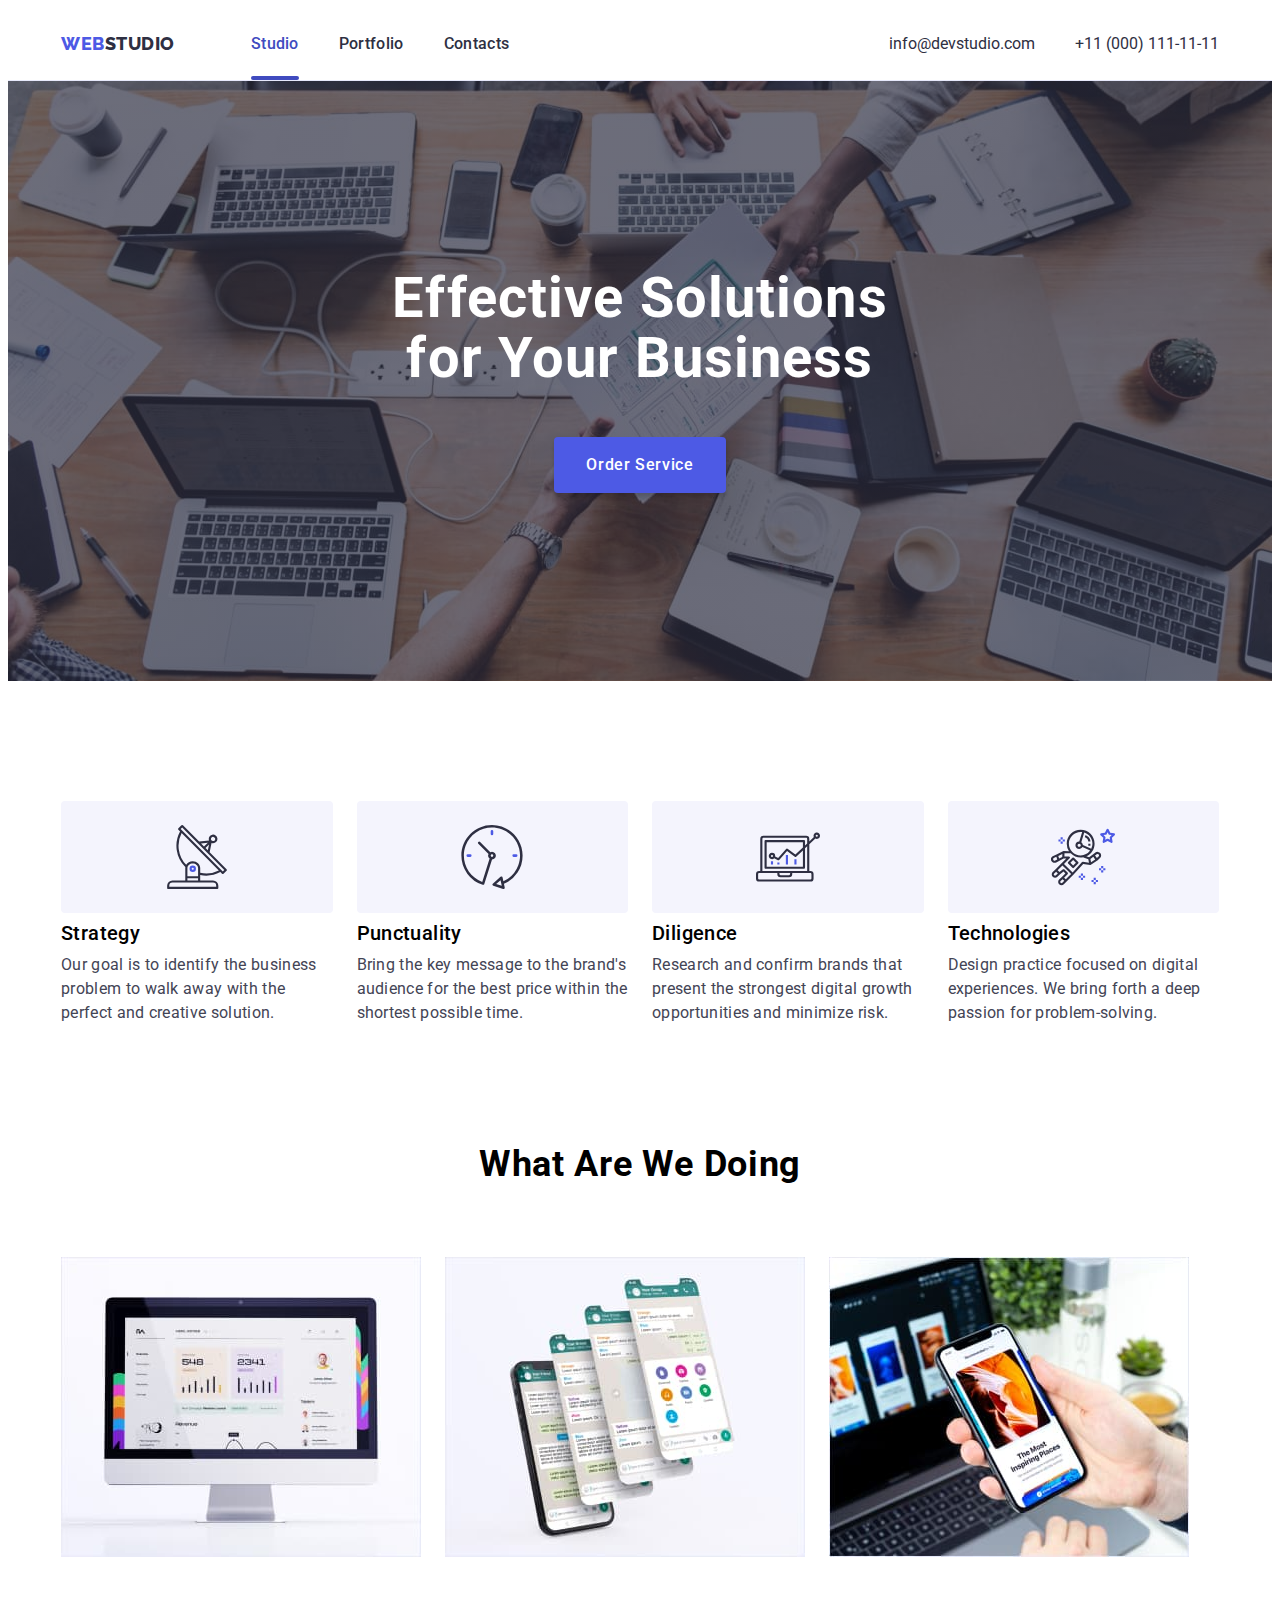
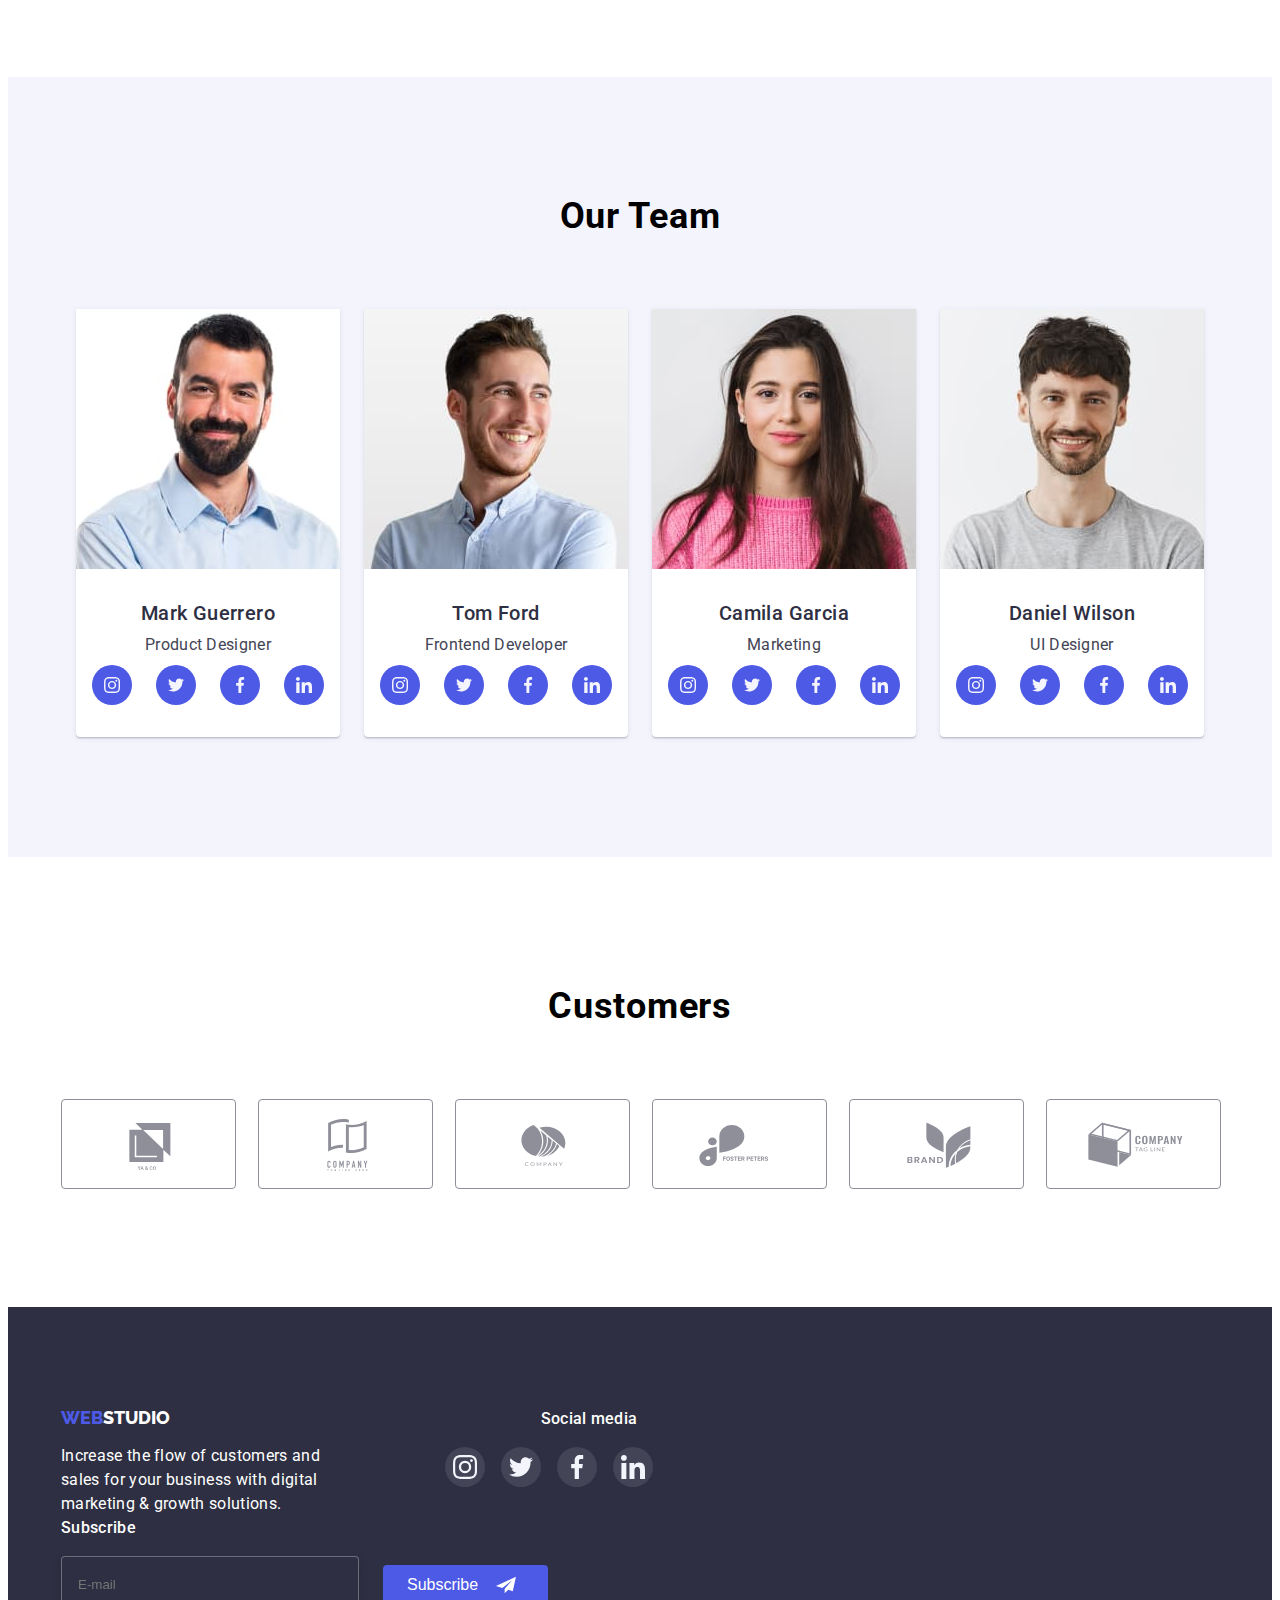
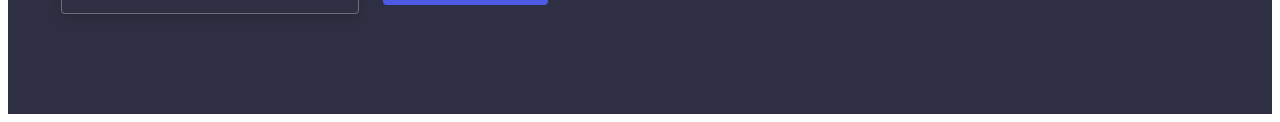
<file: index.html>
<!DOCTYPE html>
<html lang="en">

<head>
    <meta charset="UTF-8">
    <meta http-equiv="X-UA-Compatible" content="IE=edge">
    <meta name="viewport" content="width=device-width, initial-scale=1.0">
    <title>WebStudio</title>
    <link rel="preconnect" href="https://fonts.googleapis.com">
    <link rel="preconnect" href="https://fonts.gstatic.com" crossorigin>
    <link
        href="https://fonts.googleapis.com/css2?family=Raleway:wght@800&family=Roboto:wght@400;500;700;900&display=swap"
        rel="stylesheet">
    <link rel="stylesheet" href="https://cdnjs.cloudflare.com/ajax/libs/modern-normalize/1.1.0/modern-normalize.min.css"
        integrity="sha512-wpPYUAdjBVSE4KJnH1VR1HeZfpl1ub8YT/NKx4PuQ5NmX2tKuGu6U/JRp5y+Y8XG2tV+wKQpNHVUX03MfMFn9Q=="
        crossorigin="anonymous" referrerpolicy="no-referrer" />
    <link rel="stylesheet" href="https://cdnjs.cloudflare.com/ajax/libs/modern-normalize/1.1.0/modern-normalize.min.css" integrity="sha512-wpPYUAdjBVSE4KJnH1VR1HeZfpl1ub8YT/NKx4PuQ5NmX2tKuGu6U/JRp5y+Y8XG2tV+wKQpNHVUX03MfMFn9Q==" crossorigin="anonymous" referrerpolicy="no-referrer" />
    <link rel="stylesheet" href="./css/styles.css">
    <link rel="stylesheet" href="./css/media.css">
</head>

<body>
    <header class="header-line">
        <div class="container nav-container">
            <nav class="logo-site">
            <a href="./index.html" class="logo"><span class="web">Web</span>Studio</a>
            <ul class="site-nav list">
                <li class="site-item"><a href="" class="link current">Studio</a></li>
                <li class="site-item"><a href="./portfolio.html" class="link">Portfolio</a></li>
                <li class="site-item"><a href="" class="link">Contacts</a></li>
            </ul>
        </nav>
        <address class="auth">
            <ul class="auth-nav list">
            <li class="auth-item"><a href="mailto:info@devstudio.com" class="link">info@devstudio.com</a></li>
            <li class="auth-item"><a href="tel:+110001111111" class="link">+11 (000) 111-11-11</a></li>
            </ul>
        </address>
        <button type="button" class="menu-open js-open-menu">                    
                    <svg class="menu-open-icon" width="33" height="22">
                    <use href="./images/icons.svg#icon-menu-open"></use>
                    </svg>
            </button>
        </div>
            <div class="container-mob-menu js-menu-container">
            <div class="container">
            <div> 
            <button type="button" class="menu-close js-close-menu">                    
                    <svg class="menu-close-icon" width="8" height="8">
                    <use href="./images/icons.svg#icon-mob-menu-close"></use>
                    </svg>
            </button>
            <ul class="mob-menu-list list">
                <li class="mob-menu-item"><a href="" class="mob-menu-link current">Studio</a></li>
                <li class="mob-menu-item"><a href="./portfolio.html" class="mob-menu-link">Portfolio</a></li>
                <li class="mob-menu-item"><a href="" class="mob-menu-link">Contacts</a></li>
            </ul>
        </div>
            <div>
            <ul class="mob-menu-auth-list list">
                <li class="mob-menu-tel-item"><a href="tel:+110001111111" class="mob-menu-link">+11 (000) 111-11-11</a></li>
                <li class="mob-menu-mail-item"><a href="mailto:info@devstudio.com" class="mob-menu-link">info@devstudio.com</a></li>
            </ul>
            <ul class="mob-menu-soc-list list">
                    <li class="mob-menu-soc-item">
                        <a class="mob-menu-soc-link" href>
                            <svg class="mob-menu-soc-icon" width="24" height="24">
                                <use href="./images/icons.svg#icon-instagram"></use>
                            </svg>
                        </a>
                    </li>
                    <li class="mob-menu-soc-item">
                        <a class="mob-menu-soc-link" href>
                            <svg class="mob-menu-soc-icon" width="24" height="24">
                                <use href="./images/icons.svg#icon-twitter"></use>
                            </svg>
                        </a>
                    </li>
                    <li class="mob-menu-soc-item">
                        <a class="mob-menu-soc-link" href>
                            <svg class="mob-menu-soc-icon" width="24" height="24">
                                <use href="./images/icons.svg#icon-facebook"></use>
                            </svg>
                        </a>
                    </li>
                    <li class="mob-menu-soc-item">
                        <a class="mob-menu-soc-link" href>
                            <svg class="mob-menu-soc-icon" width="24" height="24">
                                <use href="./images/icons.svg#icon-linkedin"></use>
                            </svg>
                        </a>
                    </li>
                </ul>
            </div>  
            </div>  
        </div>
        
    </header>  
    <main>
        <section class="hero">
            <div class="container">
                <h1 class="hero-title">Effective Solutions for Your Business</h1>
                <button type="button" class="button pointer" data-modal-open>Order Service</button>
            </div>
            </section> 
            <section class="section-feature">
                <div class="container">
                    <h2 class="section-title visually-hidden">Quality</h2>
            <ul class="feature list" >
                <li class="feature-items">  
                    <div class="feature-picture">
                            <svg class="feature-picture-icon" width="64" height="64">
                                <use href="./images/icons.svg#icon-antenna"></use>
                            </svg>
                    </div>                      
                    <h3 class="feature-list headline">Strategy</h3>
                    <p class="feature-title">Our goal is to identify the business problem to walk away with the perfect and creative solution.
                    </p>
                </li>
                <li class="feature-items">
                    <div class="feature-picture">
                            <svg class="feature-picture-icon" width="64" height="64">
                                <use href="./images/icons.svg#icon-clock"></use>
                            </svg>
                    </div>     
                    <h3 class="feature-list headline">Punctuality</h3>
                    <p class="feature-title">Bring the key message to the brand's audience for the best price within the shortest possible
                        time.</p>
                </li>
                <li class="feature-items">
                    <div class="feature-picture">
                            <svg class="feature-picture-icon" width="64" height="64">
                                <use href="./images/icons.svg#icon-diagram"></use>
                            </svg>
                    </div>     
                    <h3 class="feature-list headline">Diligence</h3>
                    <p class="feature-title">Research and confirm brands that present the strongest digital growth opportunities and minimize
                    risk.</p>
                </li>
                <li class="feature-items">
                    <div class="feature-picture">
                            <svg class="feature-picture-icon" width="64" height="64">
                                <use href="./images/icons.svg#icon-astronaut"></use>
                            </svg>
                    </div>     
                    <h3 class="feature-list headline">Technologies</h3>
                    <p class="feature-title">Design practice focused on digital experiences. We bring forth a deep passion for
                        problem-solving.</p>
                </li>
            </ul>
                </div>
            </section> 
            <section class="section-works">
            <div class="container">
                <h2 class="section-title">What are we doing</h2>
            <ul class="works-list list">
                <li>
                    <img 
                    srcset="./images/photo1.jpg 1x, ./images/photo1-2x.jpg 2x"
                    src="./images/photo1.jpg" alt="monitor" width="360">
                </li>
                <li>
                    <img 
                    srcset="./images/photo2.jpg 1x, ./images/photo2-2x.jpg 2x"
                    src="./images/photo2.jpg" alt="phone" width="360">
                </li>
                <li>
                    <img
                    srcset="./images/photo3.jpg 1x, ./images/photo3-2x.jpg 2x"
                    src="./images/photo3.jpg" alt="laptop with phone" width="360">
                </li>
            </ul>
            </div>
            </section>  
            <section class="teams">
            <div class="container">
            <h2 class="section-title team">Our Team</h2>
            <ul class="teams-list list">
                <li class="teams-items">
                    <img 
                    srcset="./images/face1.jpg 1x, ./images/face1-2x.jpg 2x"
                    src="./images/face1.jpg" alt="man1" width="264">
                <div class="item-team">
                    <h3 class="teams-subject headline">Mark Guerrero</h3>
                    <p class="title text">Product Designer</p>
                <ul class="team-soc-list list">
                    <li class="team-soc-item">
                        <a class="team-soc-link" href>
                            <svg class="team-soc-icon" width="16" height="16">
                                <use href="./images/icons.svg#icon-instagram"></use>
                            </svg>
                        </a>
                    </li>
                    <li class="team-soc-item">
                        <a class="team-soc-link" href>
                            <svg class="team-soc-icon" width="16" height="16">
                                <use href="./images/icons.svg#icon-twitter"></use>
                            </svg>
                        </a>
                    </li>
                    <li class="team-soc-item">
                        <a class="team-soc-link" href>
                            <svg class="team-soc-icon" width="16" height="16">
                                <use href="./images/icons.svg#icon-facebook"></use>
                            </svg>
                        </a>
                    </li>
                    <li class="team-soc-item">
                        <a class="team-soc-link" href>
                            <svg class="team-soc-icon" width="16" height="16">
                                <use href="./images/icons.svg#icon-linkedin"></use>
                            </svg>
                        </a>
                    </li>
                </ul>    
                </div>
                </li>
                <li class="teams-items">
                    <img 
                    srcset="./images/face2.jpg 1x, ./images/face2-2x.jpg 2x"
                    src="./images/face2.jpg" alt="man2" width="264">
                <div class="item-team">
                    <h3 class="teams-subject headline">Tom Ford</h3>
                    <p class="title text">Frontend Developer</p>
                <ul class="team-soc-list list">
                    <li class="team-soc-item">
                        <a class="team-soc-link" href>
                            <svg class="team-soc-icon" width="16" height="16">
                                <use href="./images/icons.svg#icon-instagram"></use>
                            </svg>
                        </a>
                    </li>
                    <li class="team-soc-item">
                        <a class="team-soc-link" href>
                            <svg class="team-soc-icon" width="16" height="16">
                                <use href="./images/icons.svg#icon-twitter"></use>
                            </svg>
                        </a>
                    </li>
                    <li class="team-soc-item">
                        <a class="team-soc-link" href>
                            <svg class="team-soc-icon" width="16" height="16">
                                <use href="./images/icons.svg#icon-facebook"></use>
                            </svg>
                        </a>
                    </li>
                    <li class="team-soc-item">
                        <a class="team-soc-link" href>
                            <svg class="team-soc-icon" width="16" height="16">
                                <use href="./images/icons.svg#icon-linkedin"></use>
                            </svg>
                        </a>
                    </li>
                </ul>   
                </div>
                </li>
                <li class="teams-items">
                    <img 
                    srcset="./images/face3.jpg 1x, ./images/face3-2x.jpg 2x"
                    src="./images/face3.jpg" alt="woman" width="264">
                <div class="item-team">
                    <h3 class="teams-subject headline">Camila Garcia</h3>
                    <p class="title text">Marketing</p>
                <ul class="team-soc-list list">
                    <li class="team-soc-item">
                        <a class="team-soc-link" href>
                            <svg class="team-soc-icon" width="16" height="16">
                                <use href="./images/icons.svg#icon-instagram"></use>
                            </svg>
                        </a>
                    </li>
                    <li class="team-soc-item">
                        <a class="team-soc-link" href>
                            <svg class="team-soc-icon" width="16" height="16">
                                <use href="./images/icons.svg#icon-twitter"></use>
                            </svg>
                        </a>
                    </li>
                    <li class="team-soc-item">
                        <a class="team-soc-link" href>
                            <svg class="team-soc-icon" width="16" height="16">
                                <use href="./images/icons.svg#icon-facebook"></use>
                            </svg>
                        </a>
                    </li>
                    <li class="team-soc-item">
                        <a class="team-soc-link" href>
                            <svg class="team-soc-icon" width="16" height="16">
                                <use href="./images/icons.svg#icon-linkedin"></use>
                            </svg>
                        </a>
                    </li>
                </ul>   
                </div>
                </li>
                <li class="teams-items">
                    <img 
                    srcset="./images/face4.jpg 1x, ./images/face4-2x.jpg 2x"
                    src="./images/face4.jpg" alt="man3" width="264">
                <div class="item-team">
                    <h3 class="teams-subject headline">Daniel Wilson</h3>
                    <p class="title text">UI Designer</p>
                <ul class="team-soc-list list">
                    <li class="team-soc-item">
                        <a class="team-soc-link link" href>
                            <svg class="team-soc-icon" width="16" height="16">
                                <use href="./images/icons.svg#icon-instagram"></use>
                            </svg>
                        </a>
                    </li>
                    <li class="team-soc-item">
                        <a class="team-soc-link link" href>
                            <svg class="team-soc-icon" width="16" height="16">
                                <use href="./images/icons.svg#icon-twitter"></use>
                            </svg>
                        </a>
                    </li>
                    <li class="team-soc-item">
                        <a class="team-soc-link link" href>
                            <svg class="team-soc-icon" width="16" height="16">
                                <use href="./images/icons.svg#icon-facebook"></use>
                            </svg>
                        </a>
                    </li>
                    <li class="team-soc-item">
                        <a class="team-soc-link link" href>
                            <svg class="team-soc-icon" width="16" height="16">
                                <use href="./images/icons.svg#icon-linkedin"></use>
                            </svg>
                        </a>
                    </li>
                </ul>
            </div> 
                </li>
            </ul>
        </div> 
        </section>  
        <section class="customers">
            <div class="container">
            <h2 class="section-title">Customers</h2>
            <ul class="customers-list list">
                <li class="customers-logo-item">
                    <a class="customers-logo-link link" href>
                            <svg class="customers-logo-icon" width="104" height="56">
                                <use href="./images/icons.svg#icon-Logo1"></use>
                            </svg>
                    </a>
                </li>
                <li class="customers-logo-item">
                    <a class="customers-logo-link link" href>
                            <svg class="customers-logo-icon" width="104" height="56">
                                <use href="./images/icons.svg#icon-Logo2"></use>
                            </svg>
                    </a>
                </li>
                <li class="customers-logo-item">
                    <a class="customers-logo-link link" href>
                            <svg class="customers-logo-icon" width="104" height="56">
                                <use href="./images/icons.svg#icon-Logo3"></use>
                            </svg>
                    </a>
                </li>
                <li class="customers-logo-item">
                    <a class="customers-logo-link link" href>
                            <svg class="customers-logo-icon" width="104" height="56">
                                <use href="./images/icons.svg#icon-Logo4"></use>
                            </svg>
                    </a>
                </li>
                <li class="customers-logo-item">
                    <a class="customers-logo-link link" href>
                            <svg class="customers-logo-icon" width="104" height="56">
                                <use href="./images/icons.svg#icon-Logo5"></use>
                            </svg>
                    </a>
                </li>
                <li class="customers-logo-item">
                    <a class="customers-logo-link link" href>
                            <svg class="customers-logo-icon" width="104" height="56">
                                <use href="./images/icons.svg#icon-Logo6"></use>
                            </svg>
                    </a>
                </li>
            </ul>        
            </div>
        </section> 
    </main> 
<footer>
    <div class="footer-container">
        <div class="logo-footer">
            <a href="./index.html" class="footer-logo logo-link"><span class="web logo-link">Web</span>Studio</a>
            <p class="footer-text">
            Increase the flow of customers and sales for your business with digital marketing & growth solutions.
        </p>
        </div>
        <div class="soc-footer">
            <p class="footer-text-soc">Social media</p>
            <ul class="footer-soc-list list">
            <li class="footer-soc-item">
                    <a class="footer-soc-link link" href>
                            <svg class="footer-soc-icon" width="24" height="24">
                                <use href="./images/icons.svg#icon-instagram"></use>
                            </svg>
                    </a>
                </li>
            <li class="footer-soc-item">
                    <a class="footer-soc-link link" href>
                            <svg class="footer-soc-icon" width="24" height="24">
                                <use href="./images/icons.svg#icon-twitter"></use>
                            </svg>
                    </a>
                </li>
            <li class="footer-soc-item">
                    <a class="footer-soc-link link" href>
                            <svg class="footer-soc-icon" width="24" height="24">
                                <use href="./images/icons.svg#icon-facebook"></use>
                            </svg>
                    </a>
                </li>
            <li class="footer-soc-item">
                    <a class="footer-soc-link link" href>
                            <svg class="footer-soc-icon" width="24" height="24">
                                <use href="./images/icons.svg#icon-linkedin"></use>  
                            </svg>
                    </a>
                </li>   
            </ul>
            
        </div>
        <form>
        <div class="footer-subscribe">
            <p class="subscribe-text">Subscribe</p>
            <div class="subscribe-wrap">
            <input class="subscribe-input" type="email" placeholder="E-mail">
            <button type="submit" class="subscribe-but">Subscribe
                <svg class="subscribe-icon" width="24" height="20">
            <use href="./images/icons.svg#icon-Frame-3-1"></use>
        </svg>
            </button>
        </div>
        </div>
        </form>
        </div>
    </footer> 
    <div class="backdrop is-hidden" data-modal>
    <div class="modal">
    <button type="button" class="modal-close" data-modal-close>
        <svg class="modal-close-icon" width="8" height="8">
            <use href="./images/icons.svg#icon-Vector-1"></use>
        </svg>
    </button>
    <p class="modal-title">Leave your contacts and we will call you back</p>
    <form>
        <div class="modal-field">
        <label class="input-text" for="user-name">Name</label>
        <div class="modal-wrap">
        <input type="text" name="user-name" id="user-name" class="modal-input">
        <svg class="modal-icon" width="18" height="18" >
            <use href="./images/icons.svg#icon-person-black-18dp-1-1"></use>
        </svg>
        </div>
        </div>
        <div class="modal-field">
        <label class="input-text" for="user-email">Phone</label>
        <div class="modal-wrap">
        <input type="tel" name="user-tel" id="user-tel" class="modal-input">
        <svg class="modal-icon" width="18" height="24">
            <use href="./images/icons.svg#icon-phone-black-18dp-1-1"></use>
        </svg>
        </div>
        </div>
        <div class="modal-field">
        <label class="input-text" for="user-email">Email</label>
        <div class="modal-wrap">
        <input type="email" name="user-email" id="user-email" class="modal-input">
        <svg class="modal-icon" width="18" height="24">
            <use href="./images/icons.svg#icon-email-black"></use>
        </svg>
        </div>
        </div>
        <div class="modal-field">
        <label class="input-text" for="user-comment">Comment</label>
        <textarea name="user-comment" id="user-comment" class="modal-comment" placeholder="Text input"></textarea>
        </div>
        <label class="checkbox-text">
        <input class="checkbox-input" type="checkbox" name="privacy-policy" value="accept" required>
        <span class="checkbox-icon"></span>
        I accept the terms and conditions of the <span class="checkbox-line"> Privacy Policy</span> 
        </label>
        <button class="modal-but" type="submit">Send</button>
    </form>
    </div>
</div>
<script src="./js/modal.js"></script> 
<script src="./js/mobile-menu.js"></script>
</body>

</html>
</file>
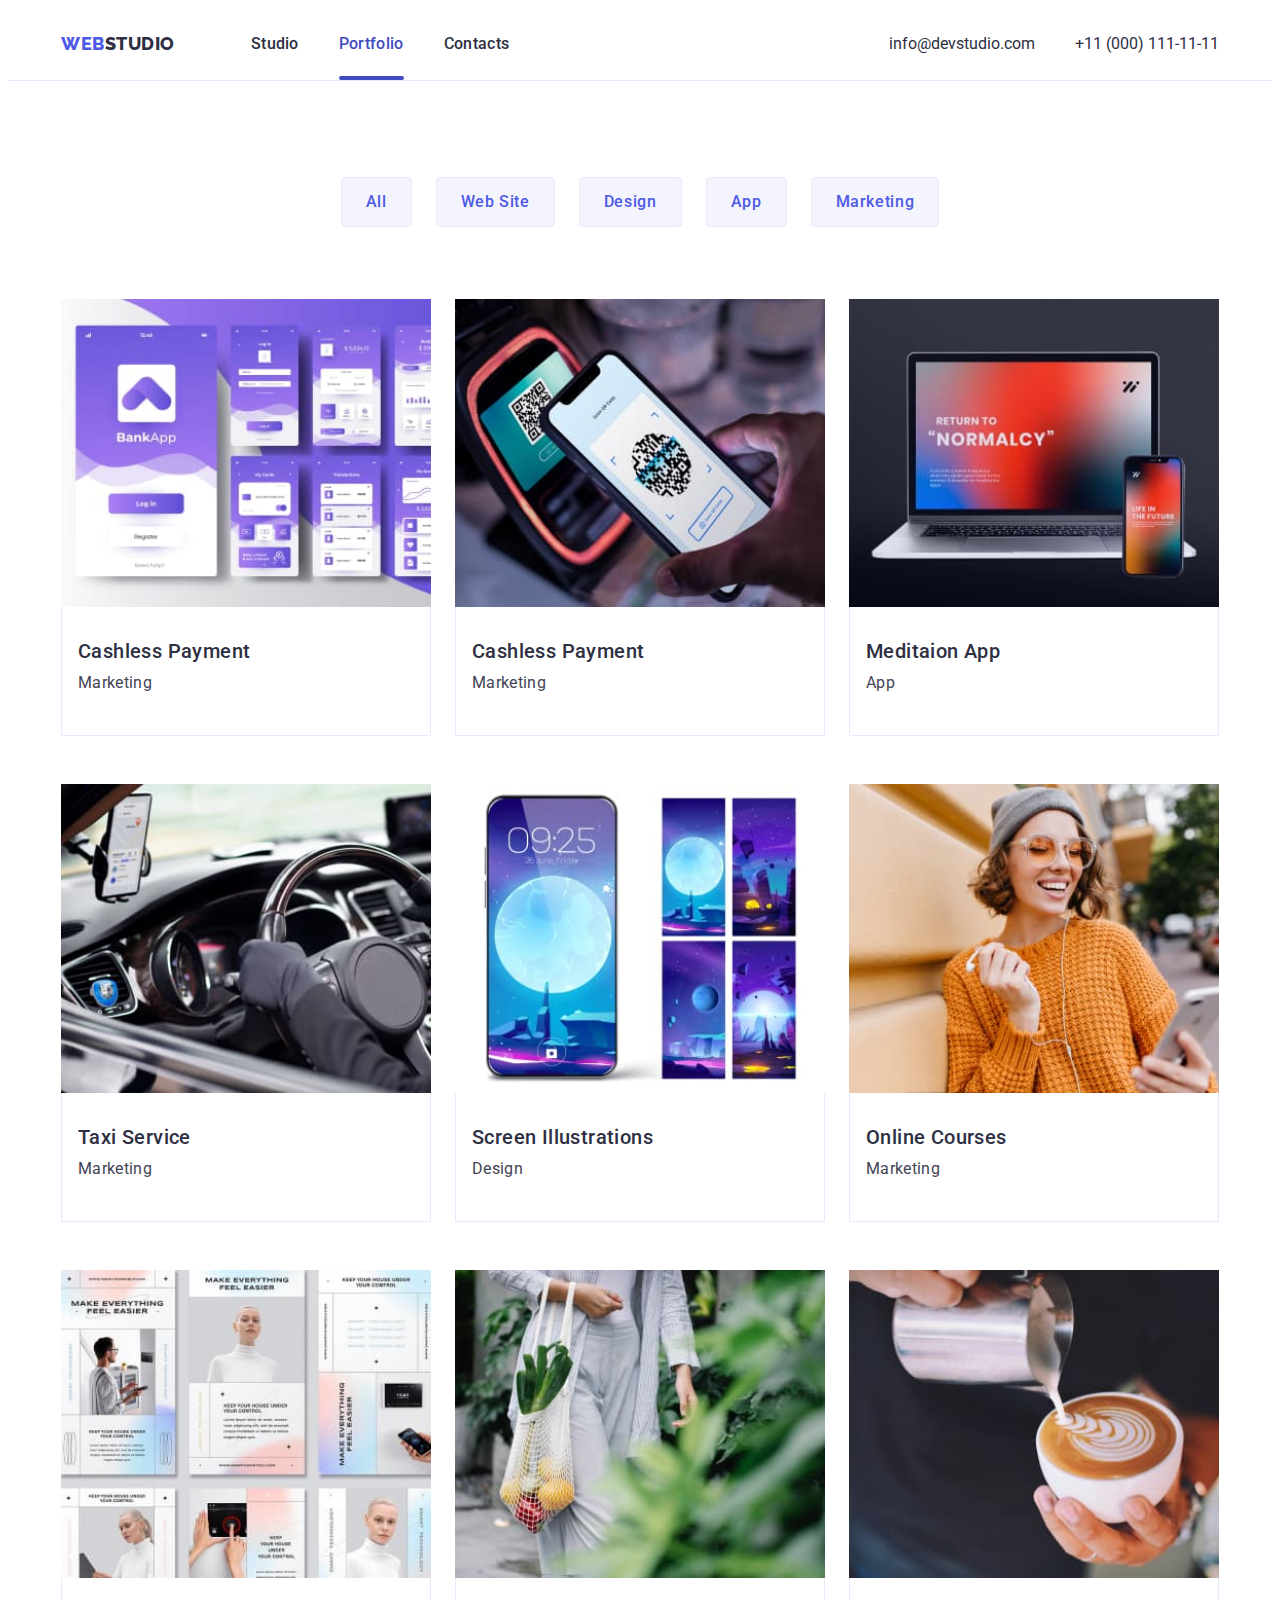
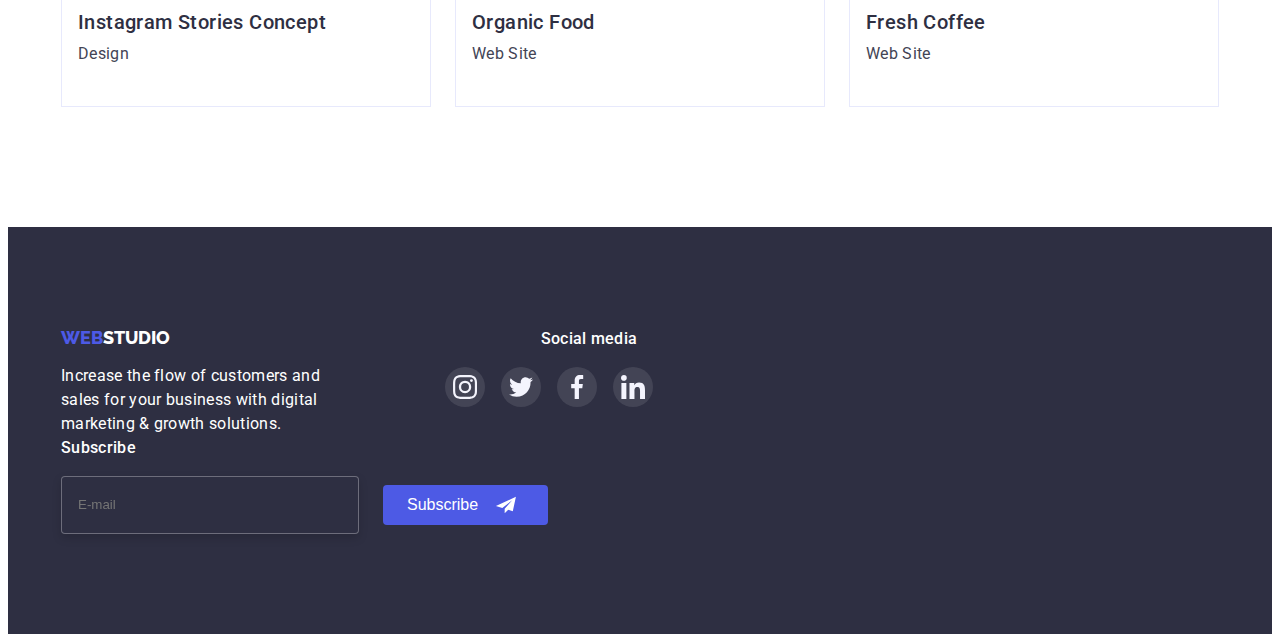
<file: portfolio.html>
<!DOCTYPE html>
<html lang="en">

<head>
    <meta charset="UTF-8">
    <meta http-equiv="X-UA-Compatible" content="IE=edge">
    <meta name="viewport" content="width=device-width, initial-scale=1.0">
    <title>WebStudio</title>
    <link rel="preconnect" href="https://fonts.googleapis.com">
    <link rel="preconnect" href="https://fonts.gstatic.com" crossorigin>
    <link
        href="https://fonts.googleapis.com/css2?family=Raleway:wght@800&family=Roboto:wght@400;500;700;900&display=swap"
        rel="stylesheet">
    <link rel="stylesheet" href="https://cdnjs.cloudflare.com/ajax/libs/modern-normalize/1.1.0/modern-normalize.min.css"
        integrity="sha512-wpPYUAdjBVSE4KJnH1VR1HeZfpl1ub8YT/NKx4PuQ5NmX2tKuGu6U/JRp5y+Y8XG2tV+wKQpNHVUX03MfMFn9Q=="
        crossorigin="anonymous" referrerpolicy="no-referrer" />
    <link rel="stylesheet" href="https://cdnjs.cloudflare.com/ajax/libs/modern-normalize/1.1.0/modern-normalize.min.css" integrity="sha512-wpPYUAdjBVSE4KJnH1VR1HeZfpl1ub8YT/NKx4PuQ5NmX2tKuGu6U/JRp5y+Y8XG2tV+wKQpNHVUX03MfMFn9Q==" crossorigin="anonymous" referrerpolicy="no-referrer" />
    <link rel="stylesheet" href="./css/styles.css">
    <link rel="stylesheet" href="./css/media.css">
</head>

<body>
    <header class="header-line">
        <div class="container nav-container">
            <nav class="logo-site">
            <a href="./index.html" class="logo"><span class="web">Web</span>Studio</a>
            <ul class="site-nav list">
                <li class="site-item"><a href="./index.html" class="link">Studio</a></li>
                <li class="site-item"><a href="" class="link current">Portfolio</a></li>
                <li class="site-item"><a href="" class="link">Contacts</a></li>
            </ul>
        </nav>
        <address class="auth">
            <ul class="auth-nav list">
            <li class="auth-item"><a href="mailto:info@devstudio.com" class="link">info@devstudio.com</a></li>
            <li class="auth-item"><a href="tel:+110001111111" class="link">+11 (000) 111-11-11</a></li>
            </ul>
        </address>
        <button type="button" class="menu-open js-open-menu">                    
                    <svg class="menu-open-icon" width="33" height="22">
                    <use href="./images/icons.svg#icon-menu-open"></use>
                    </svg>
            </button>
        </div>
            <div class="container-mob-menu js-menu-container">
            <div class="container">
            <div> 
            <button type="button" class="menu-close js-close-menu">                    
                    <svg class="menu-close-icon" width="8" height="8">
                    <use href="./images/icons.svg#icon-mob-menu-close"></use>
                    </svg>
            </button>
            <ul class="mob-menu-list list">
                <li class="mob-menu-item"><a href="./index.html" class="mob-menu-link">Studio</a></li>
                <li class="mob-menu-item"><a href="" class="mob-menu-link current">Portfolio</a></li>
                <li class="mob-menu-item"><a href="" class="mob-menu-link">Contacts</a></li>
            </ul>
        </div>
            <div>
            <ul class="mob-menu-auth-list list">
                <li class="mob-menu-tel-item"><a href="tel:+110001111111" class="mob-menu-link">+11 (000) 111-11-11</a></li>
                <li class="mob-menu-mail-item"><a href="mailto:info@devstudio.com" class="mob-menu-link">info@devstudio.com</a></li>
            </ul>
            <ul class="mob-menu-soc-list list">
                    <li class="mob-menu-soc-item">
                        <a class="mob-menu-soc-link" href>
                            <svg class="mob-menu-soc-icon" width="24" height="24">
                                <use href="./images/icons.svg#icon-instagram"></use>
                            </svg>
                        </a>
                    </li>
                    <li class="mob-menu-soc-item">
                        <a class="mob-menu-soc-link" href>
                            <svg class="mob-menu-soc-icon" width="24" height="24">
                                <use href="./images/icons.svg#icon-twitter"></use>
                            </svg>
                        </a>
                    </li>
                    <li class="mob-menu-soc-item">
                        <a class="mob-menu-soc-link" href>
                            <svg class="mob-menu-soc-icon" width="24" height="24">
                                <use href="./images/icons.svg#icon-facebook"></use>
                            </svg>
                        </a>
                    </li>
                    <li class="mob-menu-soc-item">
                        <a class="mob-menu-soc-link" href>
                            <svg class="mob-menu-soc-icon" width="24" height="24">
                                <use href="./images/icons.svg#icon-linkedin"></use>
                            </svg>
                        </a>
                    </li>
                </ul>
            </div>  
            </div>  
        </div>
        
    </header>  
    <main>
        <section class="portfolio">
            <div class="container">
                <h1 class="visually-hidden">Portfolio</h1>
                <ul class="portfo-list list">
                <li class="portfo-btn"><button type="button" class="button-portfo pointer">All</button></li>
                <li class="portfo-btn"><button type="button" class="button-portfo pointer">Web Site</button></li>
                <li class="portfo-btn"><button type="button" class="button-portfo pointer">Design</button></li>
                <li class="portfo-btn"><button type="button" class="button-portfo pointer">App</button></li>
                <li class="portfo-btn"><button type="button" class="button-portfo pointer">Marketing</button></li>
            </ul>            
            <ul class="gallery-list list">
                <li class="item">
                    <a href="" class="gallery-card">
                    <div class="item-shadow">
                    <picture>
                        <source
                        srcset="./images/portfolio1.jpg 1x, ./images/portfolio1-2x.jpg 2x"
                        media="(min-width: 1200px)"
                        >
                        <source 
                        srcset="./images/portfolio1-tab.jpg 1x, ./images/portfolio1-tab-2x.jpg 2x"
                        media="(min-width: 768px)"
                        >
                        <source 
                        srcset="./images/portfolio1-mob.jpg 1x, ./images/portfolio1-mob-2x.jpg 2x"
                        media="(max-width: 767px)"
                        >
                        <img 
                        src="./images/portfolio1-mob.jpg" alt="" width="396" height="280">
                    </picture>
                        <p class="gallery-text-overlay">14 Stylish and User-Friendly App Design Concepts · Task Manager App · Calorie Tracker App · Exotic Fruit Ecommerce App · Cloud Storage App</p>
                    </div>                    
                <div class="gallery-item">                    
                    <h2 class="gallery-subject headline">Cashless Payment</h2>
                    <p class="gallery-text gallery-title">Marketing</p>
                </div>
                </a>
                </li>
                <li class="item">
                    <a href="" class="gallery-card">
                    <div class="item-shadow">
                        <picture>
                        <source
                        srcset="./images/portfolio2.jpg 1x, ./images/portfolio2-2x.jpg 2x"
                        media="(min-width: 1200px)"
                        >
                        <source 
                        srcset="./images/portfolio2-tab.jpg 1x, ./images/portfolio2-tab-2x.jpg 2x"
                        media="(min-width: 768px)"
                        >
                        <source 
                        srcset="./images/portfolio2-mob.jpg 1x, ./images/portfolio2-mob-2x.jpg 2x"
                        media="(max-width: 767px)"
                        >
                        <img 
                        src="./images/portfolio2-mob.jpg" alt="" width="396" height="280">
                    </picture>
                    <p class="gallery-text-overlay">14 Stylish and User-Friendly App Design Concepts · Task Manager App · Calorie Tracker App · Exotic Fruit Ecommerce App · Cloud Storage App</p>
                </div>
                <div class="gallery-item">                    
                    <h2 class="gallery-subject headline">Cashless Payment</h2>
                    <p class="gallery-text gallery-title">Marketing</p>              
                </div>
                </a>
                </li>
                <li class="item">
                    <a href="" class="gallery-card">
                    <div class="item-shadow">
                    <picture>
                        <source
                        srcset="./images/portfolio3.jpg 1x, ./images/portfolio3-2x.jpg 2x"
                        media="(min-width: 1200px)"
                        >
                        <source 
                        srcset="./images/portfolio3-tab.jpg 1x, ./images/portfolio3-tab-2x.jpg 2x"
                        media="(min-width: 768px)"
                        >
                        <source 
                        srcset="./images/portfolio3-mob.jpg 1x, ./images/portfolio3-mob-2x.jpg 2x"
                        media="(max-width: 767px)"
                        >
                        <img 
                        src="./images/portfolio3-mob.jpg" alt="" width="396" height="280">
                    </picture>
                        <p class="gallery-text-overlay">14 Stylish and User-Friendly App Design Concepts · Task Manager App · Calorie Tracker App · Exotic Fruit Ecommerce App · Cloud Storage App</p>
                </div>
                <div class="gallery-item">                    
                    <h2 class="gallery-subject headline">Meditaion App</h2>
                    <p class="gallery-text gallery-title">App</p>
                </div>  
                </a>              
                </li>
                <li class="item">
                    <a href="" class="gallery-card">
                    <div class="item-shadow">
                    <picture>
                        <source
                        srcset="./images/portfolio4.jpg 1x, ./images/portfolio4-2x.jpg 2x"
                        media="(min-width: 1200px)"
                        >
                        <source 
                        srcset="./images/portfolio4-tab.jpg 1x, ./images/portfolio4-tab-2x.jpg 2x"
                        media="(min-width: 768px)"
                        >
                        <source 
                        srcset="./images/portfolio4-mob.jpg 1x, ./images/portfolio4-mob-2x.jpg 2x"
                        media="(max-width: 767px)"
                        >
                        <img 
                        src="./images/portfolio4-mob.jpg" alt="" width="396" height="280">
                    </picture>
                        <p class="gallery-text-overlay">14 Stylish and User-Friendly App Design Concepts · Task Manager App · Calorie Tracker App · Exotic Fruit Ecommerce App · Cloud Storage App</p>               
                </div> 
                <div class="gallery-item">                    
                    <h2 class="gallery-subject headline">Taxi Service</h2>
                    <p class="gallery-text gallery-title">Marketing</p>
                </div>    
                </a>             
                </li>
                <li class="item"> 
                    <a href="" class="gallery-card">   
                    <div class="item-shadow">
                    <picture>
                        <source
                        srcset="./images/portfolio5.jpg 1x, ./images/portfolio5-2x.jpg 2x"
                        media="(min-width: 1200px)"
                        >
                        <source 
                        srcset="./images/portfolio5-tab.jpg 1x, ./images/portfolio5-tab-2x.jpg 2x"
                        media="(min-width: 768px)"
                        >
                        <source 
                        srcset="./images/portfolio5-mob.jpg 1x, ./images/portfolio5-mob-2x.jpg 2x"
                        media="(max-width: 767px)"
                        >
                        <img 
                        src="./images/portfolio5-mob.jpg" alt="" width="396" height="280">
                    </picture>
                    <p class="gallery-text-overlay">14 Stylish and User-Friendly App Design Concepts · Task Manager App · Calorie Tracker App · Exotic Fruit Ecommerce App · Cloud Storage App</p>
                </div>
                <div class="gallery-item">                    
                    <h2 class="gallery-subject headline">Screen Illustrations</h2>
                    <p class="gallery-text gallery-title">Design</p>               
                </div>
                </a> 
                </li>
                <li class="item">
                    <a href="" class="gallery-card">
                    <div class="item-shadow">
                    <picture>
                        <source
                        srcset="./images/portfolio6.jpg 1x, ./images/portfolio6-2x.jpg 2x"
                        media="(min-width: 1200px)"
                        >
                        <source 
                        srcset="./images/portfolio6-tab.jpg 1x, ./images/portfolio6-tab-2x.jpg 2x"
                        media="(min-width: 768px)"
                        >
                        <source 
                        srcset="./images/portfolio6-mob.jpg 1x, ./images/portfolio6-mob-2x.jpg 2x"
                        media="(max-width: 767px)"
                        >
                        <img 
                        src="./images/portfolio6-mob.jpg" alt="" width="396" height="280">
                    </picture>
                    <p class="gallery-text-overlay">14 Stylish and User-Friendly App Design Concepts · Task Manager App · Calorie Tracker App · Exotic Fruit Ecommerce App · Cloud Storage App</p>
                </div> 
                <div class="gallery-item">                    
                    <h2 class="gallery-subject headline">Online Courses</h2>
                    <p class="gallery-text gallery-title">Marketing</p>
                </div> 
                </a>                
                </li>
                <li class="item">
                    <a href="" class="gallery-card">
                    <div class="item-shadow">
                    <picture>
                        <source
                        srcset="./images/portfolio7.jpg 1x, ./images/portfolio7-2x.jpg 2x"
                        media="(min-width: 1200px)"
                        >
                        <source 
                        srcset="./images/portfolio7-tab.jpg 1x, ./images/portfolio7-tab-2x.jpg 2x"
                        media="(min-width: 768px)"
                        >
                        <source 
                        srcset="./images/portfolio7-mob.jpg 1x, ./images/portfolio7-mob-2x.jpg 2x"
                        media="(max-width: 767px)"
                        >
                        <img 
                        src="./images/portfolio7-mob.jpg" alt="" width="396" height="280">
                    </picture>
                    <p class="gallery-text-overlay">14 Stylish and User-Friendly App Design Concepts · Task Manager App · Calorie Tracker App · Exotic Fruit Ecommerce App · Cloud Storage App</p>
                </div>
                <div class="gallery-item">                    
                    <h2 class="gallery-subject headline">Instagram Stories Concept</h2>
                    <p class="gallery-text gallery-title">Design</p>
                </div> 
                </a>                
                </li>
                <li class="item">  
                    <a href="" class="gallery-card"> 
                    <div class="item-shadow">  
                    <picture>
                        <source
                        srcset="./images/portfolio8.jpg 1x, ./images/portfolio8-2x.jpg 2x"
                        media="(min-width: 1200px)"
                        >
                        <source 
                        srcset="./images/portfolio8-tab.jpg 1x, ./images/portfolio8-tab-2x.jpg 2x"
                        media="(min-width: 768px)"
                        >
                        <source 
                        srcset="./images/portfolio8-mob.jpg 1x, ./images/portfolio8-mob-2x.jpg 2x"
                        media="(max-width: 767px)"
                        >
                        <img 
                        src="./images/portfolio8-mob.jpg" alt="" width="396" height="280">
                    </picture>
                    <p class="gallery-text-overlay">14 Stylish and User-Friendly App Design Concepts · Task Manager App · Calorie Tracker App · Exotic Fruit Ecommerce App · Cloud Storage App</p>
                </div> 
                <div class="gallery-item">                   
                    <h2 class="gallery-subject headline">Organic Food</h2>
                    <p class="gallery-text gallery-title">Web Site</p>
                </div> 
                </a>                   
                </li>
                <li class="item"> 
                    <a href="" class="gallery-card"> 
                    <div class="item-shadow"> 
                    <picture>
                        <source
                        srcset="./images/portfolio9.jpg 1x, ./images/portfolio9-2x.jpg 2x"
                        media="(min-width: 1200px)"
                        >
                        <source 
                        srcset="./images/portfolio9-tab.jpg 1x, ./images/portfolio9-tab-2x.jpg 2x"
                        media="(min-width: 768px)"
                        >
                        <source 
                        srcset="./images/portfolio9-mob.jpg 1x, ./images/portfolio9-mob-2x.jpg 2x"
                        media="(max-width: 767px)"
                        >
                        <img 
                        src="./images/portfolio9-mob.jpg" alt="" width="396" height="280">
                    </picture>       
                    <p class="gallery-text-overlay">14 Stylish and User-Friendly App Design Concepts · Task Manager App · Calorie Tracker App · Exotic Fruit Ecommerce App · Cloud Storage App</p>
                </div>
                <div class="gallery-item">
                    <h2 class="gallery-subject headline">Fresh Coffee</h2>
                    <p class="gallery-text gallery-title">Web Site</p>
                </div>   
                    </a>            
                </li>
            </ul>
            </div>
        </section>
        </main>
<footer>
    <div class="footer-container">
        <div class="logo-footer">
            <a href="./index.html" class="footer-logo logo-link"><span class="web logo-link">Web</span>Studio</a>
            <p class="footer-text">
            Increase the flow of customers and sales for your business with digital marketing & growth solutions.
        </p>
        </div>
        <div class="soc-footer">
            <p class="footer-text-soc">Social media</p>
            <ul class="footer-soc-list list">
            <li class="footer-soc-item">
                    <a class="footer-soc-link link" href>
                            <svg class="footer-soc-icon" width="24" height="24">
                                <use href="./images/icons.svg#icon-instagram"></use>
                            </svg>
                    </a>
                </li>
            <li class="footer-soc-item">
                    <a class="footer-soc-link link" href>
                            <svg class="footer-soc-icon" width="24" height="24">
                                <use href="./images/icons.svg#icon-twitter"></use>
                            </svg>
                    </a>
                </li>
            <li class="footer-soc-item">
                    <a class="footer-soc-link link" href>
                            <svg class="footer-soc-icon" width="24" height="24">
                                <use href="./images/icons.svg#icon-facebook"></use>
                            </svg>
                    </a>
                </li>
            <li class="footer-soc-item">
                    <a class="footer-soc-link link" href>
                            <svg class="footer-soc-icon" width="24" height="24">
                                <use href="./images/icons.svg#icon-linkedin"></use>  
                            </svg>
                    </a>
                </li>   
            </ul>
            
        </div>
        <form>
        <div class="footer-subscribe">
            <p class="subscribe-text">Subscribe</p>
            <div class="subscribe-wrap">
            <input class="subscribe-input" type="email" placeholder="E-mail">
            <button type="submit" class="subscribe-but">Subscribe
                <svg class="subscribe-icon" width="24" height="20">
            <use href="./images/icons.svg#icon-Frame-3-1"></use>
        </svg>
            </button>
        </div>
        </div>
        </form>
        </div>
    </footer>
    <script src="./js/mobile-menu.js"></script>
</body>

</html>
</file>
<file: css/styles.css>
/* цвет основного текста #2E2F42;*/
/* цвет вторичного текста #434455;*/
/* цвет акцентный  #4D5AE5;*/
/* цвет белый #ffffff;*/

/* первичный цвет фона #E5E5E5;*/
/* вторияный цвет фона  #F4F4FD;*/
/* фон flooter #2E2F42;*/

:root{
    --primary-text-color: #2E2F42;
    --secondary-text-color: #434455;
    --primary-accent-color:#4D5AE5;
    --white-color:#ffffff;
    --footer-text-color:#E7E9FC;
    --primary-background-color:#E5E5E5;
    --secondary-backgrountd-color:#F4F4FD;
    --footer-background-color:#2E2F42;
    --secondary-accent-color:#404BBF;
    --list-gap:24px;
    --custom-border-first:#8E8F99;
    --trans-time: cubic-bezier(0.4, 0, 0.2, 1);
    --trans-dur:250ms;
    --background-modal: #FCFCFC;
}
p,
h1,
h2,
h3,
h4,
h5,
h6 {
    margin: 0;
}

ul {
    margin: 0;
    padding-left: 0;
}

img{
    display: block;
    width: 100%;
    height: auto
}   

body{
    font-family: 'Roboto', sans-serif;
    color: var(--primary-text-color)
    background-color: var(--white-color);
}

.list{
    list-style: none;
}


.link{
    text-decoration: none;
    color: var(--primary-text-color);
    transition-property: color;
    transition-duration: var(--trans-dur);
    transition-timing-function: var(--trans-time);    
}

.link:hover,
.link:focus,
.link.current{
    color: var(--secondary-accent-color);
}

.link.current{
    display: inline-flex;
    align-items: baseline;
    position: relative;
}
.link.current::after{
    content:" ";
    width: 100%;
    height: 4px;
    background: var(--secondary-accent-color);
    border-radius: 2px;
    position: absolute;
    bottom: -24px;
}

.no-scroll{
    overflow: hidden;
}

.container {
    width: 100%;
    padding-left: 16px;
    padding-right: 16px;
    margin: 0 auto;
}

/*   --------- HEADER ----------   */

.web{
    color:var(--primary-accent-color)
}

.logo{
    margin-right: 76px;
    font-family: 'Raleway', sans-serif;
    font-weight: 800;
    font-size: 18px;
    line-height: 1.33;
    letter-spacing: 0.03em;
    text-transform: uppercase;
    text-decoration: none;
    color: var(--primary-text-color);
}
.site-nav{
    display: none;
}
.auth-nav{
display: none;
}

.nav-container{
    display: flex;
    align-items: center;

    padding-top: 24px;
    padding-bottom: 24px;
}

.menu-open{
    display: block;
    margin-left: auto;
    border-color: transparent;
    background-color: var(--white-color);
}

.menu-open-icon{
    stroke: var(--primary-text-color);
}
/*   Mob-menu   */

.container-mob-menu{
    position: fixed;
    width: 100%;
    height: 100%;
    top: 0;
    left: 0;
    margin-right: 24px;
    background: var(--white-color);
    z-index: 999;
    box-shadow: 0px 2px 1px rgba(46, 47, 66, 0.08), 0px 1px 1px rgba(46, 47, 66, 0.16), 0px 1px 6px rgba(46, 47, 66, 0.08);
    opacity: 0;
    visibility: hidden;
    pointer-events: none;
    transition-property: opacity, visibility;
    transition-duration: var(--trans-dur);
    transition-timing-function: var(--trans-time);
}

.container-mob-menu>.container {
    height: 100%;
    display: flex;
    flex-direction: column;
    justify-content: space-between;
    overflow-y: auto;
    padding-left: 40px;
    padding-bottom: 40px;
    padding-top: 24px;
    padding-right: 24px;
}

.container-mob-menu.is-open {
    opacity: 1;
    visibility: visible;
    pointer-events: auto;
}
.menu-close {
    width: 24px;
    height: 24px;
    display: flex;
    justify-content: center;
    align-items: center;
    margin-left: auto;
    margin-bottom: 32px;
    border-radius: 50%;
    background: var(--footer-text-color);
    border: 1px solid rgba(0, 0, 0, 0.1);
}


.mob-menu-list :not(:last-child) {
    margin-bottom: 40px;
}

.mob-menu-item {
    font-weight: 700;
    font-size: 36px;
    line-height: 1.11;
    letter-spacing: 0.02em;
    text-transform: capitalize;
    color: var(--footer-background-color);
}

.mob-menu-link {
    text-decoration: none;
    color: var(--primary-text-color);
    transition-property: color;
    transition-duration: var(--trans-dur);
    transition-timing-function: var(--trans-time);
}

.mob-menu-link:hover,
.mob-menu-link:focus,
.mob-menu-link.current {
    color: var(--secondary-accent-color);
}

.mob-menu-link.current {
    display: inline-flex;
    align-items: baseline;
    position: relative;
}

.mob-menu-auth-list{
    margin-bottom: 48px;
}

.mob-menu-tel-item {
    margin-bottom: 40px;
    font-weight: 700;
    font-size: 20px;
    line-height: 1.2;
    letter-spacing: 0.02em;
    text-transform: capitalize;
}

.mob-menu-mail-item {
    font-weight: 500;
    font-size: 20px;
    line-height: 1.2;
    color: var(--secondary-text-color);    
    
}

.mob-menu-soc-list {
    display: flex;
    justify-content: center;
    gap: 35px;
}


.mob-menu-soc-item {
    width: 40px;
    height: 40px;
}

.mob-menu-soc-link {
    width: 100%;
    height: 100%;
    border-radius: 50%;
    display: flex;
    justify-content: center;
    align-items: center;
    background: var(--primary-accent-color);
    text-decoration: none;
    transition-property: background;
    transition-duration: var(--trans-dur);
    transition-timing-function: var(--trans-time);
}
.mob-menu-soc-link:is(:hover, :focus) {
    background: var(--secondary-accent-color);
}

.mob-menu-soc-icon {
    fill: rgba(244, 244, 253, 1);
}

/*   -------  HERO   -------   */
.button {
    padding: 16px 32px;
    margin-top: 72px;
    margin-left: auto;
    margin-right: auto;
    border: none;
    box-shadow: 0px 4px 4px rgba(0, 0, 0, 0.15);
    border-radius: 4px;
    
    font-family: 'Roboto', sans-serif;
    font-weight: 500;
    font-size: 16px;
    line-height: 1.5;
    letter-spacing: 0.04em;

    color: var(--white-color);
    background-color: var(--primary-accent-color);

    transition-property: background-color;
    transition-duration: var(--trans-dur);
    transition-timing-function: var(--trans-time);
}

.button:hover,
.button:focus {
    background-color: var(--secondary-accent-color);
}

.pointer {
    cursor: pointer;
}

.hero{    
    max-width: 1440px;
    height: 100%;
    margin: 0 auto;
    padding-top: 112px;
    padding-bottom: 112px;
    text-align: center;
    background-color: var(--footer-background-color);    
    background-image: linear-gradient(rgba(46, 47, 66, 0.7), rgba(46, 47, 66, 0.7)) ,url(../images/people-office1-mob.jpg);
    background-repeat: no-repeat;
    background-position: center;
    background-size: cover;
}

@media (min-device-pixel-ratio: 2),
    (-webkit-min-device-pixel-ratio: 2),
    (min-resolution: 192dpi),
    (min-resolution: 2dppx)
{
    .hero {
    background-image: linear-gradient(rgba(46, 47, 66, 0.7), rgba(46, 47, 66, 0.7)),url(../images/people-office1-mob-2x.jpg);
}
}

.hero-title {
    max-width: 320px;
    margin: 0 auto;
    font-weight: 700;
    font-size: 36px;
    line-height: 1.11;    
    letter-spacing: 0.02em;
    color: var(--white-color);
}

/*   -------  SECTION common   -------   */

.section-title{
    margin-bottom: 72px;    
    font-weight: 700;
    font-size: 36px;
    line-height: 1.11;
    text-align: center;
    letter-spacing: 0.02em;
    text-transform: capitalize;
}


.headline{
    font-weight: 700;
    font-size: 36px;
    line-height: 1.11;
    letter-spacing: 0.02em;
}

/*   -------  FEATURE   -------   */

.section-feature {
    padding-top: 96px;
    padding-bottom: 96px;
}

.feature-items:not(:last-child){
    margin-bottom: 72px;
}
.feature-title {
    font-size: 16px;
    line-height: 1.5;
    letter-spacing: 0.02em;
    color: var(--secondary-text-color);
    /* margin-bottom: 8px; */
}

.feature-list{
    margin-bottom: 8px;
}
.feature-picture { 
    display: none;  
}



/*   -------  WORKS   -------   */

.section-works {
    padding-bottom: 120px;
}
    
.works-list {
    display: flex;
    gap: var(--list-gap);
}
.section-works{
    display: none;
}

/*   -------  TEAMS   -------   */

.teams{
    padding-top: 96px;
    padding-bottom: 128px;
    background-color: var(--secondary-backgrountd-color);
}


.teams-items{
    margin-top: 72px;
    background-color: var(--white-color);
    box-shadow: 0px 1px 6px rgba(46, 47, 66, 0.08), 0px 1px 1px rgba(46, 47, 66, 0.16), 0px 2px 1px rgba(46, 47, 66, 0.08);
    border-radius: 0px 0px 4px 4px;
}
.item-team{
    padding-top: 32px;
    padding-bottom: 32px;
    padding-left: 16px;
    padding-right: 16px;
    text-align: center;
}
.teams-subject{
    font-weight: 500;
    font-size: 20px;
    line-height: 1.2;
    text-align: center;
    letter-spacing: 0.02em;
    color: var(--footer-background-color);
    margin-bottom: 8px;
}
.title{
    font-size: 16px;
    line-height: 1.5;
    letter-spacing: 0.02em;
    color: var(--secondary-text-color);
    margin-bottom: 8px;
}
.team-soc-list {
    display: flex;
    justify-content: center;
    gap: 24px;
}

.team-soc-item {
    width: 40px;
    height: 40px;
    
}

.team-soc-link {
    width: 100%;
    height: 100%;
    border-radius: 50%;
    display: flex;
    justify-content: center;
    align-items: center;
    background: var(--primary-accent-color);
    text-decoration: none;
    transition-property: background;
    transition-duration: var(--trans-dur);
    transition-timing-function: var(--trans-time);
}
.team-soc-link:is(:hover, :focus){
background: var(--secondary-accent-color); 
}
.team-soc-icon{
    fill: rgba(244, 244, 253, 1);
}

/*   ------- CUSTOMERS --------  */

.customers {
    padding-top: 96px;
    padding-bottom: 96px;
}

.customers.container{
    width: 100%;
}

.customers-list {
    display: flex;
    column-gap: 16px;
    row-gap: 72px;
    flex-wrap: wrap;
}

.customers-logo-item {
    width: calc((100% - 16px) / 2);
    height: 88px;
}


.customers-logo-link {
    height: 100%;
    border: 1px solid var(--custom-border-first);
    border-radius: 4px;
    display: flex;
    align-items: center;
    justify-content: center;
    color: var(--custom-border-first);
    transition-property: border-color, fill;
    transition-duration: var(--trans-dur);
    transition-timing-function: var(--trans-time);
}

.customers-logo-icon {
    fill: currentColor;
}

.customers-logo-link:is(:hover, :focus) {
    border-color: var(--secondary-accent-color);
    fill: var(--secondary-accent-color);
}



/*   -------  FOOTER   -------   */
footer{ 
    display: flex;
    padding-top: 96px;
    padding-bottom: 96px;
    align-items: baseline;
    background-color: var(--footer-background-color);    
} 

.footer-logo{    
    font-family:'Raleway', sans-serif;
    font-weight: 800;
    font-size: 18px;
    line-height: 1.17;
    text-transform: uppercase;
    color: var(--white-color);
}

.logo-footer{
    text-align: center;
}
.footer-text{
    text-align: left;
    max-width: 264px;
    margin-left: auto;
    margin-right: auto;
    margin-top: 16px;
    margin-bottom: 72px;
    font-size: 16px;
    line-height: 1.5;
    letter-spacing: 0.02em;
    color: var(--white-color);
}

.visually-hidden {
    position: absolute;
    white-space: nowrap;
    width: 1px;
    height: 1px;
    overflow: hidden;
    border: 0;
    padding: 0;
    clip: rect(0 0 0 0);
    clip-path: inset(50%);
    margin: -1px;
}
.footer-text-soc {
    font-weight: 500;
    font-size: 16px;
    line-height: 1.5;
    letter-spacing: 0.02em;
    color: var(--white-color);
    margin-bottom: 16px;
}

.footer-soc-list {
    display: flex; 
    justify-content: center;   
    gap: 16px;
}

.footer-soc-item {
    width: 40px;
    height: 40px;
}

.footer-soc-link {
    width: 100%;
    height: 100%;
    border-radius: 50%;
    display: flex;
    justify-content: center;
    align-items: center;
    background: rgba(255, 255, 255, 0.1);
    transition-property: background;
    transition-duration: var(--trans-dur);
    transition-timing-function: var(--trans-time);
}

.footer-soc-link:is(:hover,:focus){
    background: #31D0AA;
}

.footer-soc-icon {
    fill: rgba(244, 244, 253, 1);
}
.footer-container{
    width: 100%;
    max-width: 428px;
    padding-left: 15px;
    padding-right: 15px;
    margin: 0 auto;
}

.soc-footer{
    margin-left: auto;
    margin-right: auto;
    text-align: center;
}

.subscribe-text{
    margin-top: 72px;
    margin-bottom: 16px;
    text-align: center;
    font-weight: 500;
    font-size: 16px;
    line-height: 1.5;
    letter-spacing: 0.02em;
    color: var(--white-color);
}

.subscribe-input{
    width: 100%;
    height: 40px;
    padding-top: 8px;
    padding-bottom: 8px;   
    padding-left: 16px;
    padding-right: 16px;
    background: var(--footer-background-color);
    border: 1px solid rgba(255, 255, 255, 0.3);
    filter: drop-shadow(0px 4px 4px rgba(0, 0, 0, 0.15));
    border-radius: 4px;
    color: var(--secondary-backgrountd-color);
    
}

.subscribe-but{
    display: flex;
    justify-content: center;
    align-items: center;
    margin-top: 16px;
    width: 165px;
    height: 40px;
    background: var(--primary-accent-color);
    border-radius: 4px;
    border: none;
    cursor: pointer;
    color: var(--white-color);
    margin-left: auto;
    margin-right: auto;
    font-weight: 500;
    font-size: 16px;
    line-height: 1.5;

    transition-property: background-color;
    transition-duration: var(--trans-dur);
    transition-timing-function: var(--trans-time);
}

.subscribe-but:hover,
.subscribe-but:focus {
    background-color: var(--secondary-accent-color);
}
.subscribe-icon{
    margin-left: 16px;
    margin-right: 24px;
}
/* Portfolio*/

.portfolio{
    padding-top: 48px;
    padding-bottom: 48px;
}
.button-portfo{
    padding: 12px 24px;
    font-family: 'Roboto', sans-serif;
    font-weight: 500;
    font-size: 16px;
    line-height: 1.5;
    letter-spacing: 0.04em;
    border: 1px solid var(--footer-text-color);
    border-radius: 4px;
    color: var(--primary-accent-color);
    background-color: var(--secondary-backgrountd-color);
    transition-property: border-color, box-shadow, color, background-color;
    transition-duration: var(--trans-dur);
    transition-timing-function: var(--trans-time);
}   


.button-portfo:hover,
.button-portfo:focus{
    border-color: transparent;
    box-shadow: 0px 3px 1px rgba(0, 0, 0, 0.1), 0px 2px 1px rgba(0, 0, 0, 0.08), 0px 2px 2px rgba(0, 0, 0, 0.12);
    color: var(--white-color);
    background-color: var(--secondary-accent-color);
}
.portfo-list{
    display: flex;
    flex-wrap: wrap;
    margin-bottom: 48px;
    gap: 24px;
}

.gallery-list {
    display: flex;
    flex-wrap: wrap;
    row-gap: 48px;
}

.gallery-title {
    font-size: 16px;
    line-height: 1.5;
    letter-spacing: 0.02em;
    color: var(--secondary-text-color);
    margin-bottom: 8px;
}

.gallery-item {
    display: block;
    padding-top: 32px;
    padding-bottom: 32px;
    padding-left: 16px;
    border-left: 1px solid var(--footer-text-color);
    border-right: 1px solid var(--footer-text-color);
    border-bottom: 1px solid var(--footer-text-color);
}

.gallery-subject{
    font-weight: 500;
    font-size: 20px;
    line-height: 1.5;
    margin-bottom: 8px;
    color: var(--primary-text-color);
}

.logo-link{
    text-decoration: none;
}
.gallery-card{
    display: block; 
    text-decoration: none;   
    transition-property: box-shadow;
    transition-duration: var(--trans-dur);
    transition-timing-function: var(--trans-time);
}
.gallery-card:is(:hover,:focus){
    box-shadow: 0px 1px 6px rgba(46, 47, 66, 0.08), 0px 1px 1px rgba(46, 47, 66, 0.16), 0px 2px 1px rgba(46, 47, 66, 0.08);
}
.item-shadow{
    position: relative;
    overflow: hidden;

}

.item:hover .gallery-text-overlay{
    transform: translateY(0);
}
.gallery-text-overlay{
    position: absolute;
    top: 0;
    padding: 40px 32px 164px 32px;
    font-weight: 400;
    font-size: 16px;
    line-height: 1.5x;
    letter-spacing: 0.02em;
    background-color: var(--primary-accent-color) ;
    color: var(--secondary-backgrountd-color);
    height: 100%;
    transform: translateY(100%);
    transition: transform var(--trans-dur) var(--trans-time);
}

/*    Backdrop */
.backdrop{
    position: fixed;
    top: 0;
    width: 100%;
    height:100%;
    background-color: rgba(46, 47, 66, 0.4);
    transition: opacity var(--trans-dur) var(--trans-time), visibility var(--trans-dur) var(--trans-time);
    opacity: 1;
}


.is-hidden{
    opacity: 0;
    visibility: hidden;
    pointer-events: none;
}
.modal{
    position: absolute;
    top: 50%;
    left: 50%;
    transform: translate(-50%, -50%) scale(1);
    min-width: 310px;
    min-height: 586px;
    background: var(--background-modal);
    box-shadow: 0px 1px 1px rgba(0, 0, 0, 0.14), 0px 1px 3px rgba(0, 0, 0, 0.12), 0px 2px 1px rgba(0, 0, 0, 0.2);
    border-radius: 4px;
    padding: 24px;

    transition: transform var(--trans-dur) var(--trans-time);
}
.backdrop.is-hidden .modal{
    transform: translate(-50%, -50%) scale(0);
}
.modal-close{
    display: flex;
    justify-content: center;
    align-items: center;
    margin-left: auto;
    width: 24px;
    height: 24px;
    background:var(--footer-text-color);
    border: 1px solid rgba(0, 0, 0, 0.1);
    border-radius: 50%; 
    cursor: pointer;  
    margin-bottom: 24px; 
    color: var(--footer-background-color);

    transition-property: background-color;
    transition-duration: var(--trans-dur);
    transition-timing-function: var(--trans-time)
}

.modal-close:focus,
.modal-close:hover {
    background-color: var(--secondary-accent-color);
    fill: var(--background-modal);
}



.modal-title{
    width: 100%;
    margin-bottom: 16px;
    font-weight: 400;
    font-size: 12px;
    line-height: 1.2;
    text-align: center;
    letter-spacing: 0.02em;
    color: var(--footer-background-color);

}
.modal-field{
    margin-bottom: 8px;
}
.modal-input{
    padding-top: 11px;
    padding-bottom: 11px;
    padding-left: 38px;
    padding-right: 11px;
    width: 100%;
    height: 40px;
    background:var(--background-modal);
    border: 1px solid rgba(33, 33, 33, 0.2);
    outline: transparent ;
    border-radius: 4px;
    color: var(--footer-background-color);

    transition-property: border-color;
    transition-duration: var(--trans-dur);
    transition-timing-function: var(--trans-time)
}
.modal-but {
    padding: 16px 32px;
    min-width: 169px;
    height: 56px;
    font-weight: 500;
    font-size: 16px;
    line-height: 1.5;
    background: var(--primary-accent-color);
    box-shadow: 0px 4px 4px rgba(0, 0, 0, 0.15);
    border-radius: 4px;
    color: var(--white-color);
    border: none;
    margin: 0 auto;
    display: block;
    cursor: pointer;


    transition-property: backgrount-color;
    transition-duration: var(--trans-dur);
    transition-timing-function: var(--trans-time)
}

.modal-but:hover,
.modal-but:focus {
    background-color: var(--secondary-accent-color);
}
.input-text{
    display: inline-block;
    margin-bottom: 4px;
    font-size: 12px;
    line-height: 1.17;
    letter-spacing: 0.04em;
    color: var(--custom-border-first);
}
.modal-wrap{
    position: relative;
}
.modal-icon{
    position: absolute;
    left: 16px;
    top: 50%;
    transform: translateY(-50%);
    fill: var(--footer-background-color);

    transition-property: fill;
    transition-duration: var(--trans-dur);
    transition-timing-function: var(--trans-time)
}
.modal-input:focus{
    border-color: var(--primary-accent-color);
}
.modal-input:focus + .modal-icon{
    fill: var(--primary-accent-color);
}
.modal-comment{
    width: 100%;
    height: 120px;
    padding: 8px 16px;    
    border: 1px solid rgba(33, 33, 33, 0.2);
    border-radius: 4px;
    outline: transparent;
    font-weight: 400;
    font-size: 12px;
    line-height: 1.17;
    letter-spacing: 0.04em;
    color: rgba(117, 117, 117, 0.5);
    resize: none;

    transition-property: border-color;
    transition-duration: var(--trans-dur);
    transition-timing-function: var(--trans-time)
}
.modal-comment:focus{
    border-color: var(--primary-accent-color);
}

.checkbox-text{
    font-weight: 400;
    font-size: 10px;
    line-height: 1.07;
    letter-spacing: 0.04em;
    color: #757575;
    flex: none;
    order: 1;
    flex-grow: 0;
    margin-bottom: 24px;

}
.checkbox-input{
    appearance: none;
    position: absolute;
    
    transition-property: background-color, background-image, border;
    transition-duration: var(--trans-dur);
    transition-timing-function: var(--trans-time)
}

.checkbox-text{
    display: flex;
    align-items: center;

}
.checkbox-icon{
    display: inline-block;
    width: 16px;
    height: 16px;
    border: 1.25px solid #2E2F42;
    border-radius: 2px;
    margin-right: 8px;

    transition-property: background-color, background-image,border;
    transition-duration: var(--trans-dur);
    transition-timing-function: var(--trans-time)

}
.checkbox-input:checked + .checkbox-icon{
    background-color: var(--secondary-accent-color);
    background-image: url(../images/click.svg);
    background-position: center;
    background-repeat: no-repeat;
    
    border: none;

}
.checkbox-line{
    color: var(--primary-accent-color);
    text-decoration-line: underline;
}
</file>
<file: css/media.css>
/* media*/

@media screen and (min-width: 428px) {
    .container{
        min-width: 428px;            
    }
    .footer-container {
        min-width: 428px;
    }
        
    /*   Hero */

    
    /*   Mob-menu   */

    .mob-menu-tel-item {
        font-size: 36px;
        line-height: 1.11;
    }
    
        .mob-menu-soc-list {
            gap: 56px;
        }
        
        .mob-menu-soc-item {
            width: 40px;
            height: 40px;
        }
    
         /*    Backdrop */
        
    .modal {
        min-width: 392px;
        min-height: 586px;
        padding: 24px;
    }
    .modal-title {
            width: 100%;
            margin-bottom: 16px;
            font-weight: 500;
            font-size: 16px;
            line-height: 1.5;
            text-align: center;
            letter-spacing: 0.02em;
            color: var(--footer-background-color);
    
    }
    .checkbox-text {
            font-weight: 400;
            font-size: 12px;
            line-height: 1.17;
            letter-spacing: 0.04em;
            color: #757575;
            flex: none;
            order: 1;
            flex-grow: 0;
            margin-bottom: 24px;
    
    }
}

/*     MEDIA 768 */


@media screen and (min-width: 768px) {
    .container {
        max-width: 768px;
    }
    
    
        /*    Header    */

    .nav-container.container{
        padding-bottom: 12px;
    }
    .web {
        color: var(--primary-accent-color)
    }
    
    .logo {
        margin-right: 76px;
        font-family: 'Raleway', sans-serif;
        font-weight: 800;
        font-size: 18px;
        line-height: 1.33;
        letter-spacing: 0.03em;
        text-transform: uppercase;
        text-decoration: none;
        color: var(--primary-text-color);
        }

        .site-nav {
            display: flex;
            font-weight: 500;
            font-size: 16px;
            line-height: 1.5;
            letter-spacing: 0.02em;
            gap: 40px;
        }
    
        .auth-nav {
            display: block;
            /* display: flex; */
            font-style: normal;
            font-weight: 400;
            font-size: 16px;
            line-height: 1.5;
            text-align: end;
        }
    
        .auth {
            margin-left: auto;
        }
    
        .logo-site {
            display: flex;
            align-items: center;
        }
    
        .header-line {
            border-bottom: 1px solid var(--footer-text-color);
        }
    
        .nav-container {
            display: flex;
            align-items: center;
            padding-top: 24px;
            padding-bottom: 24px;
        }
        
        .menu-open{
            display: none;
        }

        /*    Hero      */
    
        .hero {
            background-image: linear-gradient(rgba(46, 47, 66, 0.7), rgba(46, 47, 66, 0.7)), url(../images/people-office1-tab.jpg);
        }

        @media (min-device-pixel-ratio: 2),
        (-webkit-min-device-pixel-ratio: 2),
        (min-resolution: 192dpi),
        (min-resolution: 2dppx) {
            .hero {
                background-image: linear-gradient(rgba(46, 47, 66, 0.7), rgba(46, 47, 66, 0.7)), url(../images/people-office1-tab-2x.jpg);
            }
        }
        
    .hero-title {
        max-width: 496px;
        font-size: 56px;
        line-height: 1.07;
    }
    
    .button {
        margin-top: 40px;
    }
    
         /*     feature     */
    
    .feature {
        display: flex;
        flex-wrap: wrap; 
        column-gap: 24px;
        row-gap: 72px;
    }

    .feature-items:not(:last-child) {
        margin-bottom: unset;
    }
    .feature-list{
        text-align: unset;
    }

    .feature-items{
        width: calc((100% - 24px)/2);
    }

        /*     TEAMS    */


    .teams>.container {
        width:100%;
    }
    .teams{
        padding-bottom: 104px;
    }

    .teams-items{
        margin-top: unset;
    }
    .teams-list{
        display: flex;
        flex-wrap: wrap;
        justify-content: center;
        gap: 24px;
    } 

        /*   ------- CUSTOMERS --------  */

    .customers-list {
    display: flex;
    justify-content: center;
    flex-wrap: wrap;
    column-gap: 24px;
    row-gap: 72px;
    margin: 0 auto;
    width: 552px;
        /* gap: 24px; */
    }
    
    .customers-logo-item {
        width: calc((100% - 48px) / 3);
    }
    .customers-logo-link{
        width: 168px;
    }
        /*     Footer   */
    footer {
        padding-top: 100px;
        padding-bottom: 100px;
    }   
    
    
    .footer-container {
        display: flex;
        flex-wrap: wrap;
        min-width: 552px;
    }
    
    .soc-footer {
        margin-left: 24px;
        margin-top: unset;
    }
    
    .logo-footer{
        text-align: unset;
    }

    .footer-text{
        text-align: unset;
    }
    .footer-subscribe {
        margin-left: auto;
        margin-right: auto;
    }
    
    .subscribe-wrap {
        display: flex;
        justify-content: center;
        align-items: center;
    }
    
    .subscribe-text {
        margin-top: unset;
        text-align: unset;
    }
    .soc-footer {
        margin-top: unset;
        margin-left: 24px;
        margin-right: unset;
    }
    
    .subscribe-input {
            min-width: 264px;
    }
    .subscribe-but {
        margin-top: unset; 
        margin-left: 24px; 
        padding-left: 24px;    
    }

        /* Portfolio*/
    
        .portfolio {
            padding-top: 64px;
            padding-bottom: 96px;
        }
        
        .portfo-list {
            display: flex;
            margin-bottom: 64px;
            justify-content: center;
        }
    
    
        .item{
            width: calc((100% - 24px)/2);
        }

        .gallery-list {
            display: flex;
            flex-wrap: wrap;
            row-gap: 72px;
            column-gap: 24px;
        }
    
/*    Backdrop */
.modal {
    min-width: 408px;
    min-height: 586px;
    }
}


/*     MEDIA 1200 */

@media screen and (min-width: 1200px) {
    .container {
        min-width: 1158px;
        padding-left: 15px;
        padding-right: 15px;
    }
    
    .link.current::after {
        content: " ";
        width: 100%;
        height: 4px;
        background: var(--secondary-accent-color);
        border-radius: 2px;
        position: absolute;
        bottom: -24px;
    }
    /*    Header    */

    .nav-container.container {
        padding-bottom: 24px;
    }
        .web {
            color: var(--primary-accent-color)
        }
    
        .logo {
            margin-right: 76px;
            font-family: 'Raleway', sans-serif;
            font-weight: 800;
            font-size: 18px;
            line-height: 1.33;
            letter-spacing: 0.03em;
            text-transform: uppercase;
            text-decoration: none;
            color: var(--primary-text-color);
        }
    
        .site-nav {
            display: flex;
            font-weight: 500;
            font-size: 16px;
            line-height: 1.5;
            letter-spacing: 0.02em;
            gap: unset;
        }
    
        .auth-nav {
            display: flex;
            font-style: normal;
            font-weight: 400;
            font-size: 16px;
            line-height: 1.5;
        }
    
        .auth {
            margin-left: auto;
        }
    
        .site-item:not(:first-child) {
            margin-left: 40px;
        }
    
        .auth-item+.auth-item {
            margin-left: 40px;
        }
    
        .logo-site {
            display: flex;
            align-items: center;
        }
    
        .header-line {
            border-bottom: 1px solid var(--footer-text-color);
        }
    
        .nav-container {
            display: flex;
            align-items: center;
            padding-top: 24px;
            padding-bottom: 24px;
        }

        .menu-open {
            display: none;
        }


    /*    Hero      */

    .hero {
        max-width: 1440px;
        margin: 0 auto;
        padding-top: 188px;
        padding-bottom: 188px;
        background-image: linear-gradient(rgba(46, 47, 66, 0.7), rgba(46, 47, 66, 0.7)), url(../images/people-office\ 1\ \(1\).jpg);
    }
    
    @media (min-device-pixel-ratio: 2),
        (-webkit-min-device-pixel-ratio: 2),
        (min-resolution: 192dpi),
        (min-resolution: 2dppx) {
        .hero {
        background-image: linear-gradient(rgba(46, 47, 66, 0.7), rgba(46, 47, 66, 0.7)),url(../images/people-office1-2x.jpg);
        }
    }



    .button {
        margin-top: 48px;
    }
    
    

    /*     feature     */

    .feature {
        flex-wrap: nowrap;
        justify-content: center;
        gap: 24px;
    
    }
    .section-feature {
        padding-top: 120px;
        padding-bottom: 120px;
    }

    .headline {
        font-weight: 500;
        font-size: 20px;
        line-height: 1.2;
        letter-spacing: 0.02em;
        }
    

    .feature-picture {
        display: flex;
        justify-content: center;
        align-items: center;
        height: 112px;
        margin-bottom: 8px;
        background: var(--secondary-backgrountd-color);
        border-radius: 4px;
        }
    
    /*   WORK   */

    .section-works {
        display: flex;
    }
    
        /*     TEAMS    */
        .teams {
            padding-top: 120px;
            padding-bottom: 120px;
        }
    
        .teams-list {
            display: flex;
            gap: var(--list-gap);
        }
    
    
        .title {
            flex-basis: calc(100%/4-24px);
        }
    
        
    /*   CUSTOMERS    */

    .customers {
        padding-top: 130px;
        padding-bottom: 120px;
    }
    
        .customers-list {
            flex-wrap: unset;
            gap: 24px;
            width: unset;
        }

    
    
        .customers-logo-item {
            width: calc((100%-120px)/6);
        }
    
        .customers-logo-link {
            width: 100%;
            height: 100%;
            border: 1px solid var(--custom-border-first);
            border-radius: 4px;
            display: flex;
            align-items: center;
            justify-content: center;
            color: var(--custom-border-first);
            transition-property: border-color, fill;
            transition-duration: var(--trans-dur);
            transition-timing-function: var(--trans-time);
        }
    
        .customers-logo-icon {
            fill: currentColor;
        }
    
        .customers-logo-link:is(:hover, :focus) {
            border-color: var(--secondary-accent-color);
            fill: var(--secondary-accent-color);
        }

        /*     Footer   */
    
        footer {
            padding-top: 100px;
            padding-bottom: 100px;
        }
        
        .logo-footer {
            text-align: unset;
        }
            

        .footer-container {
            min-width: 1158px;
        }
        
        .footer-text{
            margin-bottom: unset;
            margin-right: 120px;
        }
        .soc-footer{
            margin-left: unset;
        }
        .footer-soc-list{
            margin-right: 80px;
        }
        .footer-subscribe {
            margin-top: unset;
            margin-left: unset;
        }
        /* Portfolio*/
    
        .portfolio {
            padding-top: 96px;
            padding-bottom: 120px;
        }
    
        .portfo-list {
            margin-bottom: 72px;
        }
    
        .gallery-list {
            row-gap: 48px;
        }
    
        .item {
            width: calc((100% - 48px)/3);
        }
    
/*    Backdrop */
.modal {
    min-height: 576px;
    }
}
</file>
